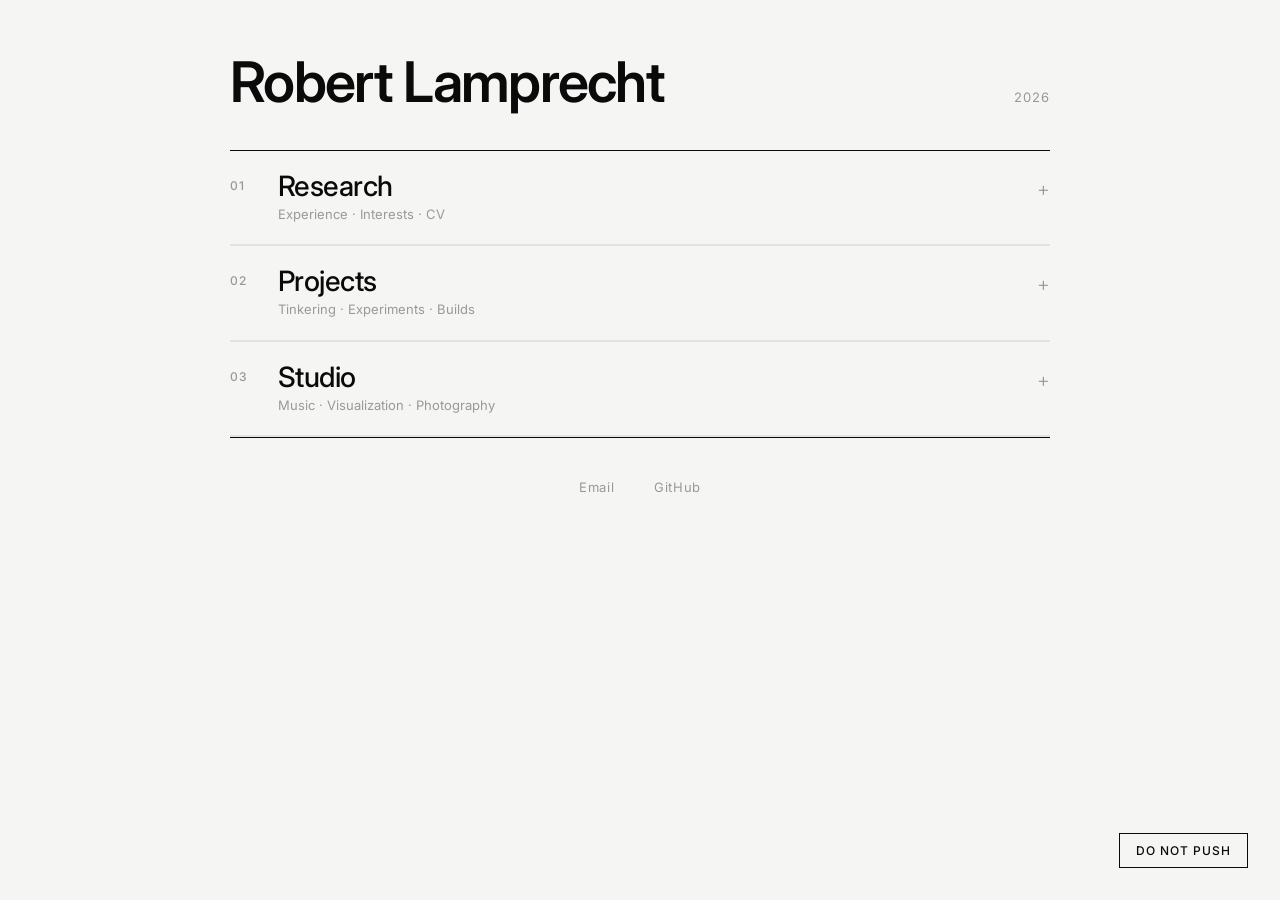
<file: _archive/index.html>
<!DOCTYPE html>
<html lang="en">
<head>
    <meta charset="UTF-8">
    <meta name="viewport" content="width=device-width, initial-scale=1.0">
    <title>Robert Lamprecht</title>
    <link rel="preconnect" href="https://fonts.googleapis.com">
    <link rel="preconnect" href="https://fonts.gstatic.com" crossorigin>
    <link href="https://fonts.googleapis.com/css2?family=Inter:ital,opsz,wght@0,14..32,300;0,14..32,400;0,14..32,500;0,14..32,600;1,14..32,300&display=swap" rel="stylesheet">
    <link rel="stylesheet" href="styles/main.css">
</head>
<body>

    <main class="landing">

        <header class="landing-header">
            <h1>Robert Lamprecht</h1>
            <span class="meta">2026</span>
        </header>

        <hr class="rule">

        <ol class="accordion">

            <li class="accordion-item">
                <button class="accordion-trigger">
                    <span class="item-number">01</span>
                    <span class="item-body">
                        <span class="item-title">Research</span>
                        <span class="item-desc">Experience · Interests · CV</span>
                    </span>
                    <span class="item-indicator" aria-hidden="true">+</span>
                </button>
                <div class="accordion-panel">
                    <div class="accordion-panel-inner">
                        <!-- Research content goes here -->
                    </div>
                </div>
            </li>

            <li class="accordion-item">
                <button class="accordion-trigger">
                    <span class="item-number">02</span>
                    <span class="item-body">
                        <span class="item-title">Projects</span>
                        <span class="item-desc">Tinkering · Experiments · Builds</span>
                    </span>
                    <span class="item-indicator" aria-hidden="true">+</span>
                </button>
                <div class="accordion-panel">
                    <div class="accordion-panel-inner">
                        <!-- Projects content goes here -->
                    </div>
                </div>
            </li>

            <li class="accordion-item">
                <button class="accordion-trigger">
                    <span class="item-number">03</span>
                    <span class="item-body">
                        <span class="item-title">Studio</span>
                        <span class="item-desc">Music · Visualization · Photography</span>
                    </span>
                    <span class="item-indicator" aria-hidden="true">+</span>
                </button>
                <div class="accordion-panel">
                    <div class="accordion-panel-inner">
                        <!-- Studio content goes here -->
                    </div>
                </div>
            </li>

        </ol>

        <hr class="rule">

        <footer class="landing-footer">
            <a href="mailto:your@email.com" class="contact-link">Email</a>
            <a href="https://github.com/Robert-Lamprecht" class="contact-link" target="_blank" rel="noopener">GitHub</a>
        </footer>

    </main>

    <svg id="stage" xmlns="http://www.w3.org/2000/svg" aria-hidden="true"></svg>
    <button id="do-not-push">Do Not Push</button>

    <script src="https://cdn.jsdelivr.net/npm/gsap@3.12.5/dist/gsap.min.js"></script>
    <script src="scripts/main.js"></script>
</body>
</html>
</file>
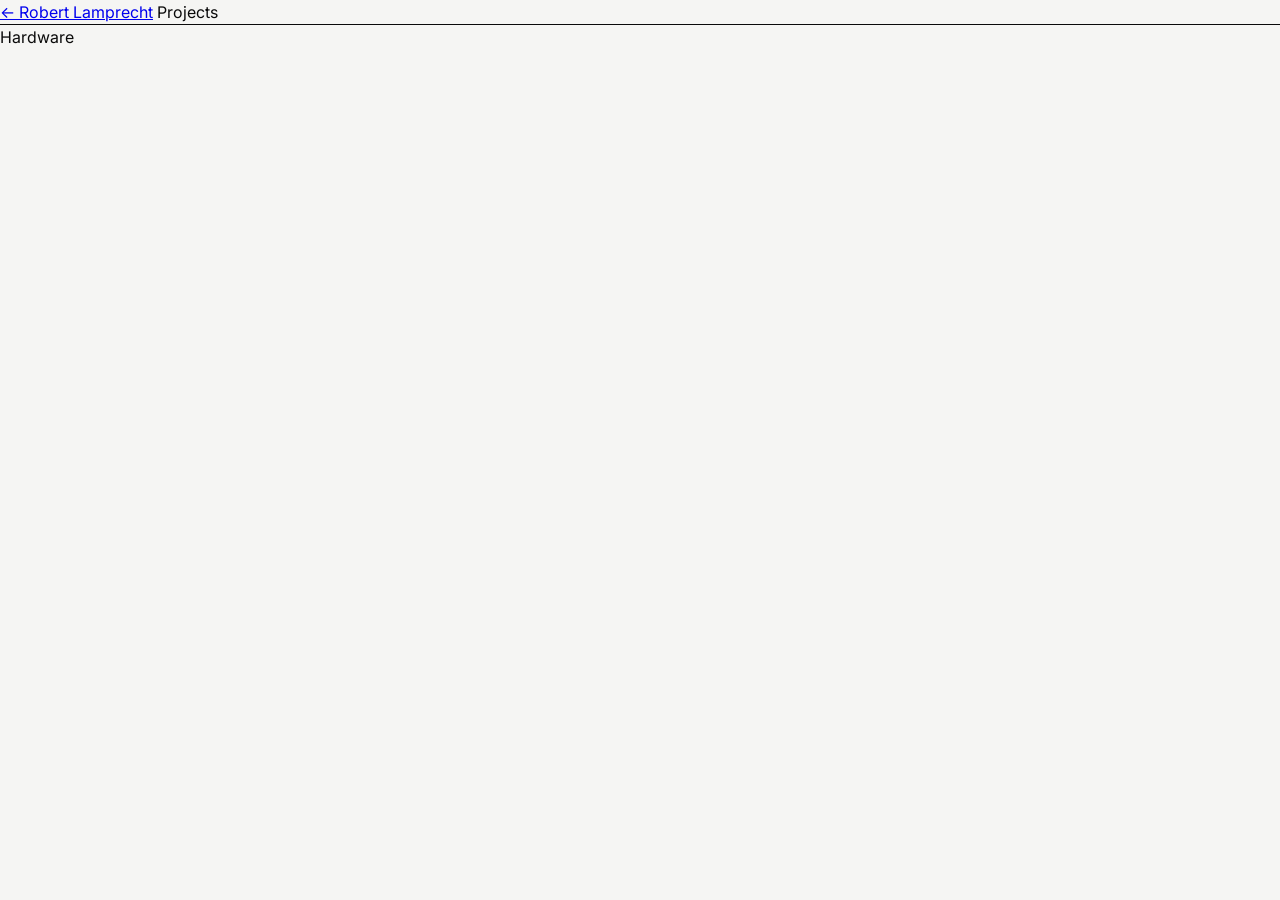
<file: _archive/projects/index.html>
<!DOCTYPE html>
<html lang="en">
<head>
    <meta charset="UTF-8">
    <meta name="viewport" content="width=device-width, initial-scale=1.0">
    <title>Projects — Robert Lamprecht</title>
    <link rel="preconnect" href="https://fonts.googleapis.com">
    <link rel="preconnect" href="https://fonts.gstatic.com" crossorigin>
    <link href="https://fonts.googleapis.com/css2?family=Inter:ital,opsz,wght@0,14..32,300;0,14..32,400;0,14..32,500;0,14..32,600;1,14..32,300&display=swap" rel="stylesheet">
    <link rel="stylesheet" href="../styles/main.css">
</head>
<body>
    <div class="page">
        <header class="page-header">
            <a href="../" class="back">← Robert Lamprecht</a>
            <span class="page-title">Projects</span>
        </header>

        <hr class="rule">

        <main class="page-content">

            <div class="section-block">
                <p class="section-label">Hardware</p>
                <!-- Project entries go here -->
            </div>

        </main>
    </div>
</body>
</html>
</file>
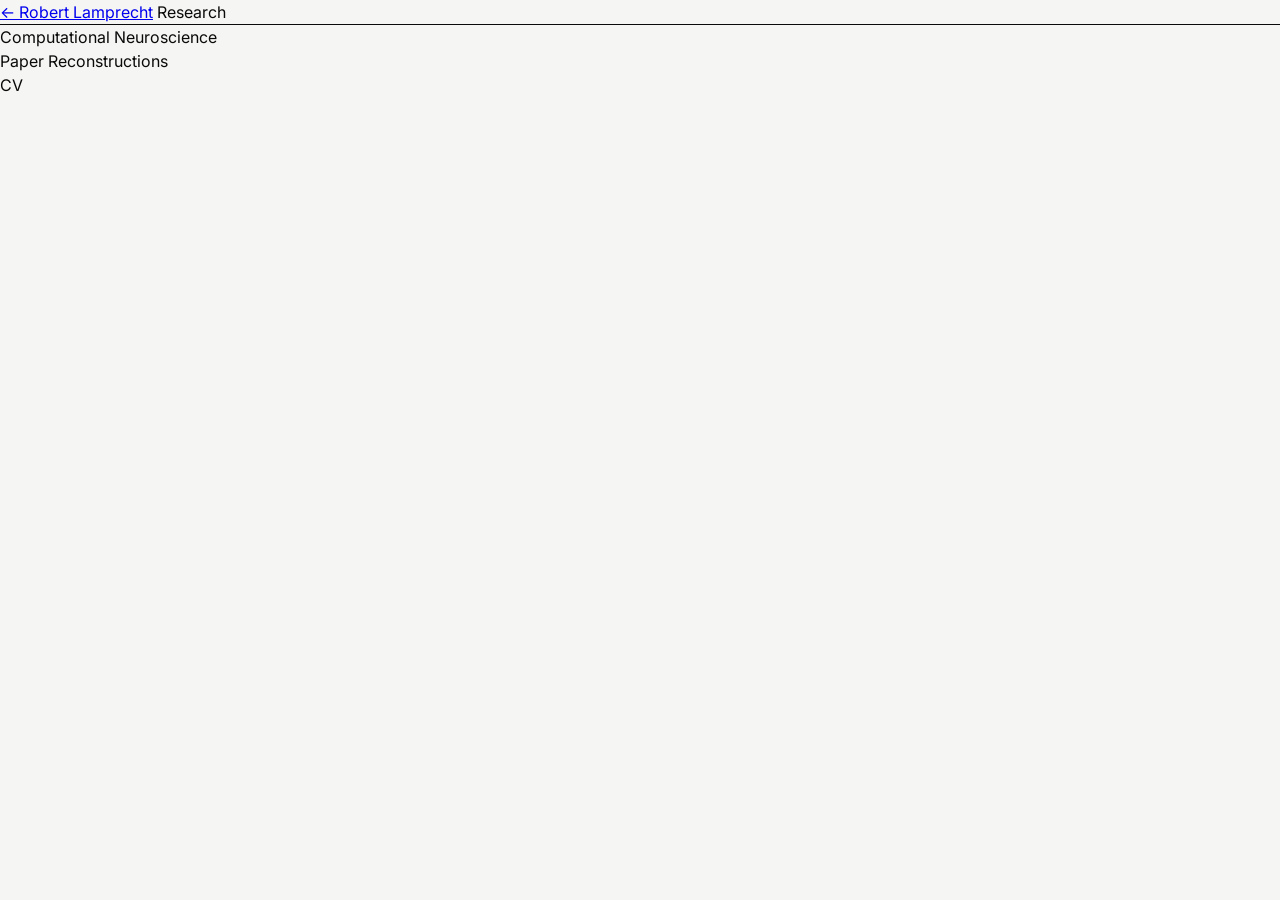
<file: _archive/research/index.html>
<!DOCTYPE html>
<html lang="en">
<head>
    <meta charset="UTF-8">
    <meta name="viewport" content="width=device-width, initial-scale=1.0">
    <title>Research — Robert Lamprecht</title>
    <link rel="preconnect" href="https://fonts.googleapis.com">
    <link rel="preconnect" href="https://fonts.gstatic.com" crossorigin>
    <link href="https://fonts.googleapis.com/css2?family=Inter:ital,opsz,wght@0,14..32,300;0,14..32,400;0,14..32,500;0,14..32,600;1,14..32,300&display=swap" rel="stylesheet">
    <link rel="stylesheet" href="../styles/main.css">
</head>
<body>
    <div class="page">
        <header class="page-header">
            <a href="../" class="back">← Robert Lamprecht</a>
            <span class="page-title">Research</span>
        </header>

        <hr class="rule">

        <main class="page-content">

            <div class="section-block">
                <p class="section-label">Computational Neuroscience</p>
                <!-- Neural analysis repos go here -->
            </div>

            <div class="section-block">
                <p class="section-label">Paper Reconstructions</p>
                <!-- Paper reconstruction repos go here -->
            </div>

            <div class="section-block">
                <p class="section-label">CV</p>
                <!-- CV download or embed goes here -->
            </div>

        </main>
    </div>
</body>
</html>
</file>
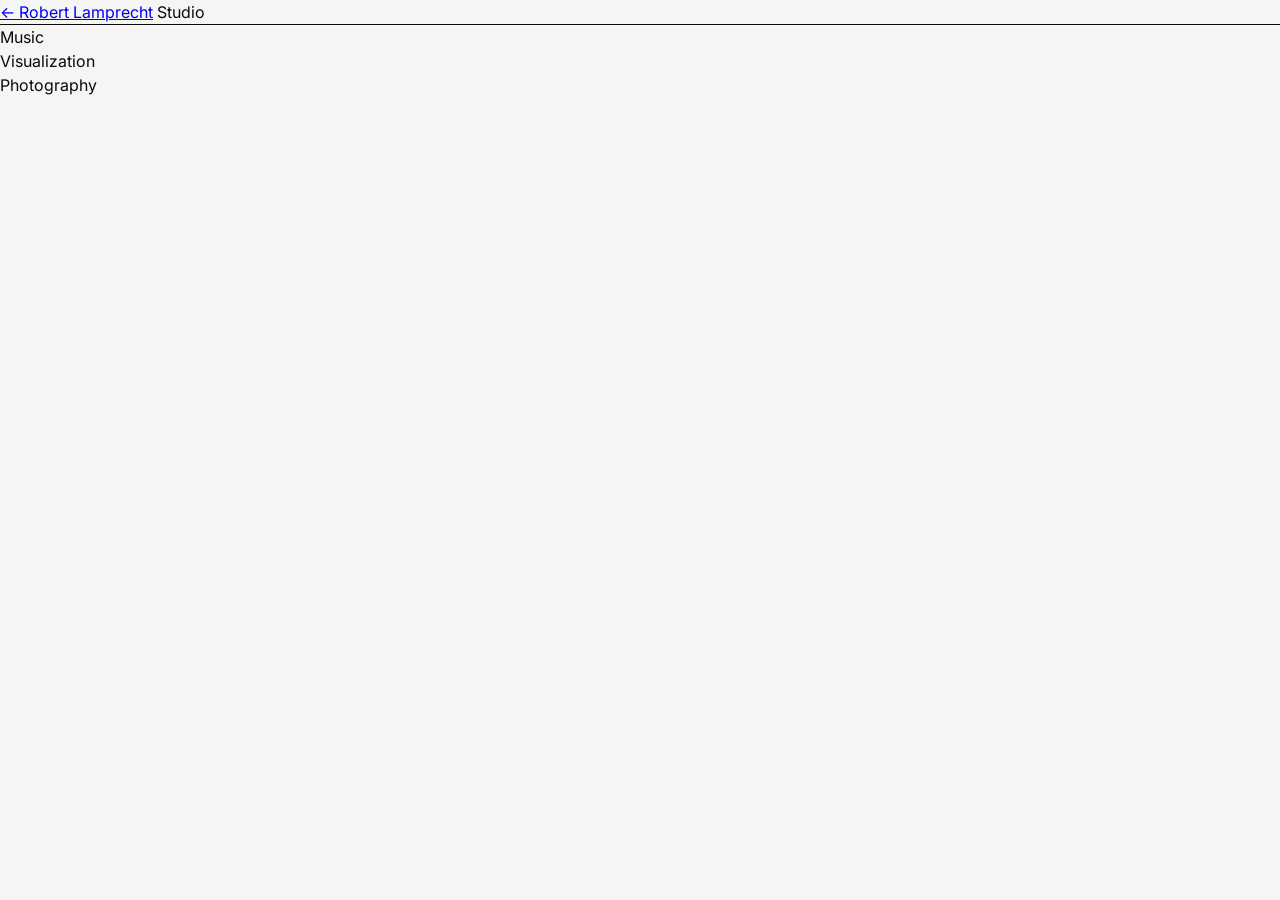
<file: _archive/studio/index.html>
<!DOCTYPE html>
<html lang="en">
<head>
    <meta charset="UTF-8">
    <meta name="viewport" content="width=device-width, initial-scale=1.0">
    <title>Studio — Robert Lamprecht</title>
    <link rel="preconnect" href="https://fonts.googleapis.com">
    <link rel="preconnect" href="https://fonts.gstatic.com" crossorigin>
    <link href="https://fonts.googleapis.com/css2?family=Inter:ital,opsz,wght@0,14..32,300;0,14..32,400;0,14..32,500;0,14..32,600;1,14..32,300&display=swap" rel="stylesheet">
    <link rel="stylesheet" href="../styles/main.css">
</head>
<body>
    <div class="page">
        <header class="page-header">
            <a href="../" class="back">← Robert Lamprecht</a>
            <span class="page-title">Studio</span>
        </header>

        <hr class="rule">

        <main class="page-content">

            <div class="section-block">
                <p class="section-label">Music</p>
                <!-- Music entries go here -->
            </div>

            <div class="section-block">
                <p class="section-label">Visualization</p>
                <!-- TouchDesigner / visual work goes here -->
            </div>

            <div class="section-block">
                <p class="section-label">Photography</p>
                <!-- Photography goes here -->
            </div>

        </main>
    </div>
</body>
</html>
</file>
<file: _archive/styles/main.css>
:root {
    --black: #0A0A0A;
    --white: #F5F5F3;
    --gray: #999;
    --light-gray: #E2E2DF;
}

*, *::before, *::after {
    box-sizing: border-box;
    margin: 0;
    padding: 0;
}

html {
    scroll-behavior: smooth;
}

body {
    background: var(--white);
    color: var(--black);
    font-family: "Inter", -apple-system, "Helvetica Neue", Arial, sans-serif;
    font-size: 16px;
    line-height: 1.5;
    -webkit-font-smoothing: antialiased;
}

/* ─── Landing ─────────────────────────────────────────────── */

.landing {
    max-width: 900px;
    margin: 0 auto;
    padding: 6vh 2.5rem 4rem;
    min-height: 100vh;
}

.landing-header {
    display: flex;
    justify-content: space-between;
    align-items: baseline;
    padding-bottom: 2.5rem;
}

h1 {
    font-size: clamp(2rem, 5vw, 3.5rem);
    font-weight: 600;
    letter-spacing: -0.03em;
    line-height: 1;
}

.meta {
    font-size: 0.8125rem;
    color: var(--gray);
    letter-spacing: 0.08em;
}

.rule {
    border: none;
    border-top: 1px solid var(--black);
}

/* ─── Accordion list ───────────────────────────────────────── */

.accordion {
    list-style: none;
    padding: 0;
}

/* ─── Accordion trigger (the clickable header row) ─────────── */

.accordion-trigger {
    all: unset;
    cursor: pointer;
    width: 100%;
    display: grid;
    grid-template-columns: 3rem 1fr auto;
    align-items: start;
    padding: 1.25rem 0;
    border-bottom: 1px solid var(--light-gray);
    transition: opacity 0.15s;
}

.accordion-item.open .accordion-trigger {
    border-bottom-color: transparent;
}

.accordion-trigger:hover {
    opacity: 0.6;
}

.item-number {
    font-size: 0.75rem;
    color: var(--gray);
    font-weight: 500;
    letter-spacing: 0.1em;
    padding-top: 0.35rem;
}

.item-body {
    display: flex;
    flex-direction: column;
    gap: 0.2rem;
}

.item-title {
    font-size: 1.75rem;
    font-weight: 500;
    letter-spacing: -0.02em;
    line-height: 1.1;
    color: var(--black);
}

.item-desc {
    font-size: 0.8125rem;
    color: var(--gray);
}

.item-indicator {
    font-size: 1.25rem;
    font-weight: 300;
    color: var(--gray);
    line-height: 1;
    padding-top: 0.5rem;
    transition: transform 0.35s cubic-bezier(0.4, 0, 0.2, 1);
    display: inline-block;
}

.accordion-item.open .item-indicator {
    transform: rotate(45deg);
}

/* ─── Accordion panel (the expandable content) ─────────────── */

.accordion-panel {
    display: grid;
    grid-template-rows: 0fr;
    transition: grid-template-rows 0.45s cubic-bezier(0.4, 0, 0.2, 1);
    border-bottom: 1px solid var(--light-gray);
}

.accordion-item.open .accordion-panel {
    grid-template-rows: 1fr;
}

.accordion-panel-inner {
    overflow: hidden;
    padding: 0 3rem;
    transition: padding 0.45s cubic-bezier(0.4, 0, 0.2, 1);
    min-height: 0;
}

.accordion-item.open .accordion-panel-inner {
    padding: 2rem 3rem 3rem;
}

/* ─── Footer ───────────────────────────────────────────────── */

.landing-footer {
    padding-top: 2.5rem;
    display: flex;
    justify-content: center;
    gap: 2.5rem;
}

.contact-link {
    font-size: 0.8125rem;
    color: var(--gray);
    text-decoration: none;
    letter-spacing: 0.05em;
    transition: color 0.15s;
}

.contact-link:hover {
    color: var(--black);
}

/* ─── SVG stage ────────────────────────────────────────────── */

#stage {
    position: fixed;
    inset: 0;
    width: 100%;
    height: 100%;
    pointer-events: none;
    z-index: 999;
    overflow: hidden;
}

/* ─── Do Not Push button ───────────────────────────────────── */

#do-not-push {
    position: fixed;
    bottom: 2rem;
    right: 2rem;
    z-index: 1000;
    background: transparent;
    color: var(--black);
    border: 1px solid var(--black);
    padding: 0.55rem 1rem;
    font-family: "Inter", -apple-system, "Helvetica Neue", Arial, sans-serif;
    font-size: 0.75rem;
    font-weight: 500;
    letter-spacing: 0.08em;
    text-transform: uppercase;
    cursor: pointer;
    transition: background 0.15s, color 0.15s;
}

#do-not-push:hover {
    background: var(--black);
    color: var(--white);
}

#do-not-push:active { opacity: 0.6; }

/* ─── Responsive ───────────────────────────────────────────── */

@media (max-width: 600px) {
    .landing {
        padding: 4vh 1.25rem 3rem;
    }

    .accordion-trigger {
        grid-template-columns: 2.5rem 1fr auto;
    }

    .item-title {
        font-size: 1.375rem;
    }

    .accordion-panel-inner,
    .accordion-item.open .accordion-panel-inner {
        padding-left: 2.5rem;
        padding-right: 0;
    }
}
</file>
